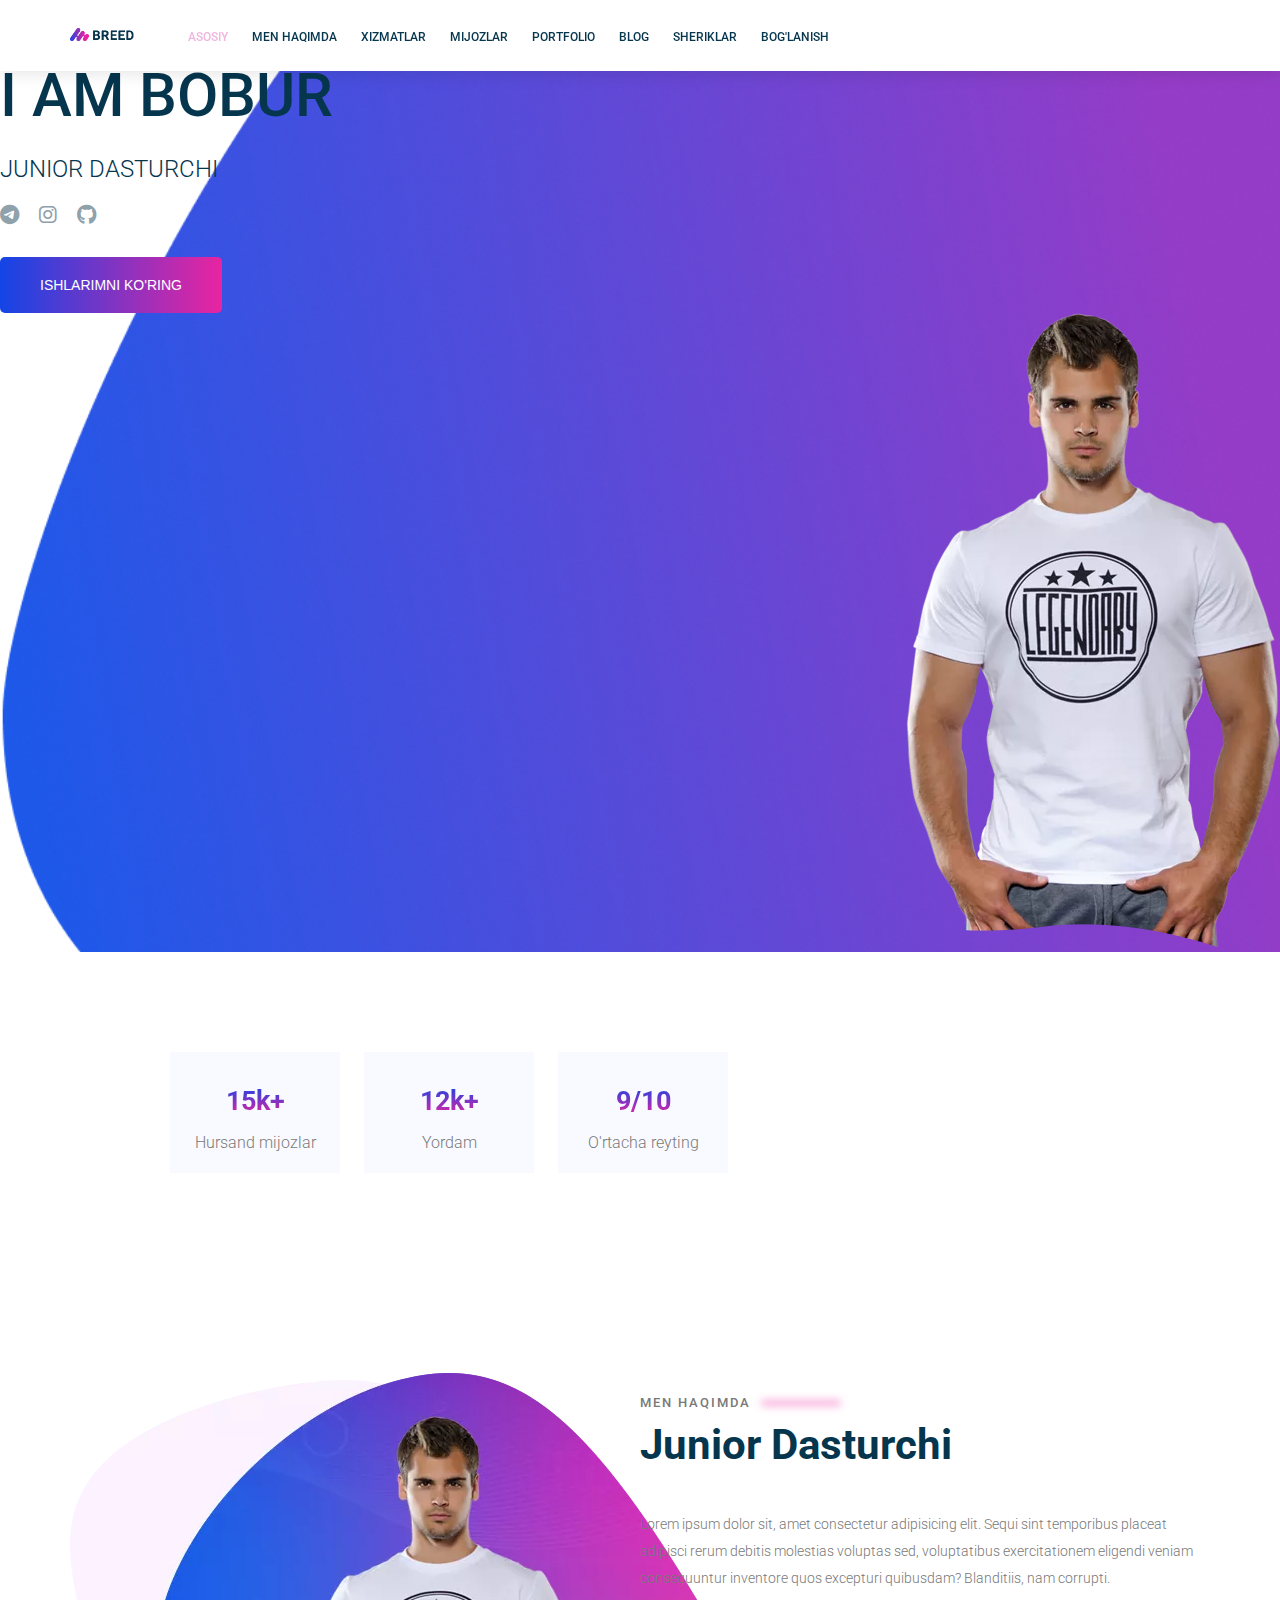
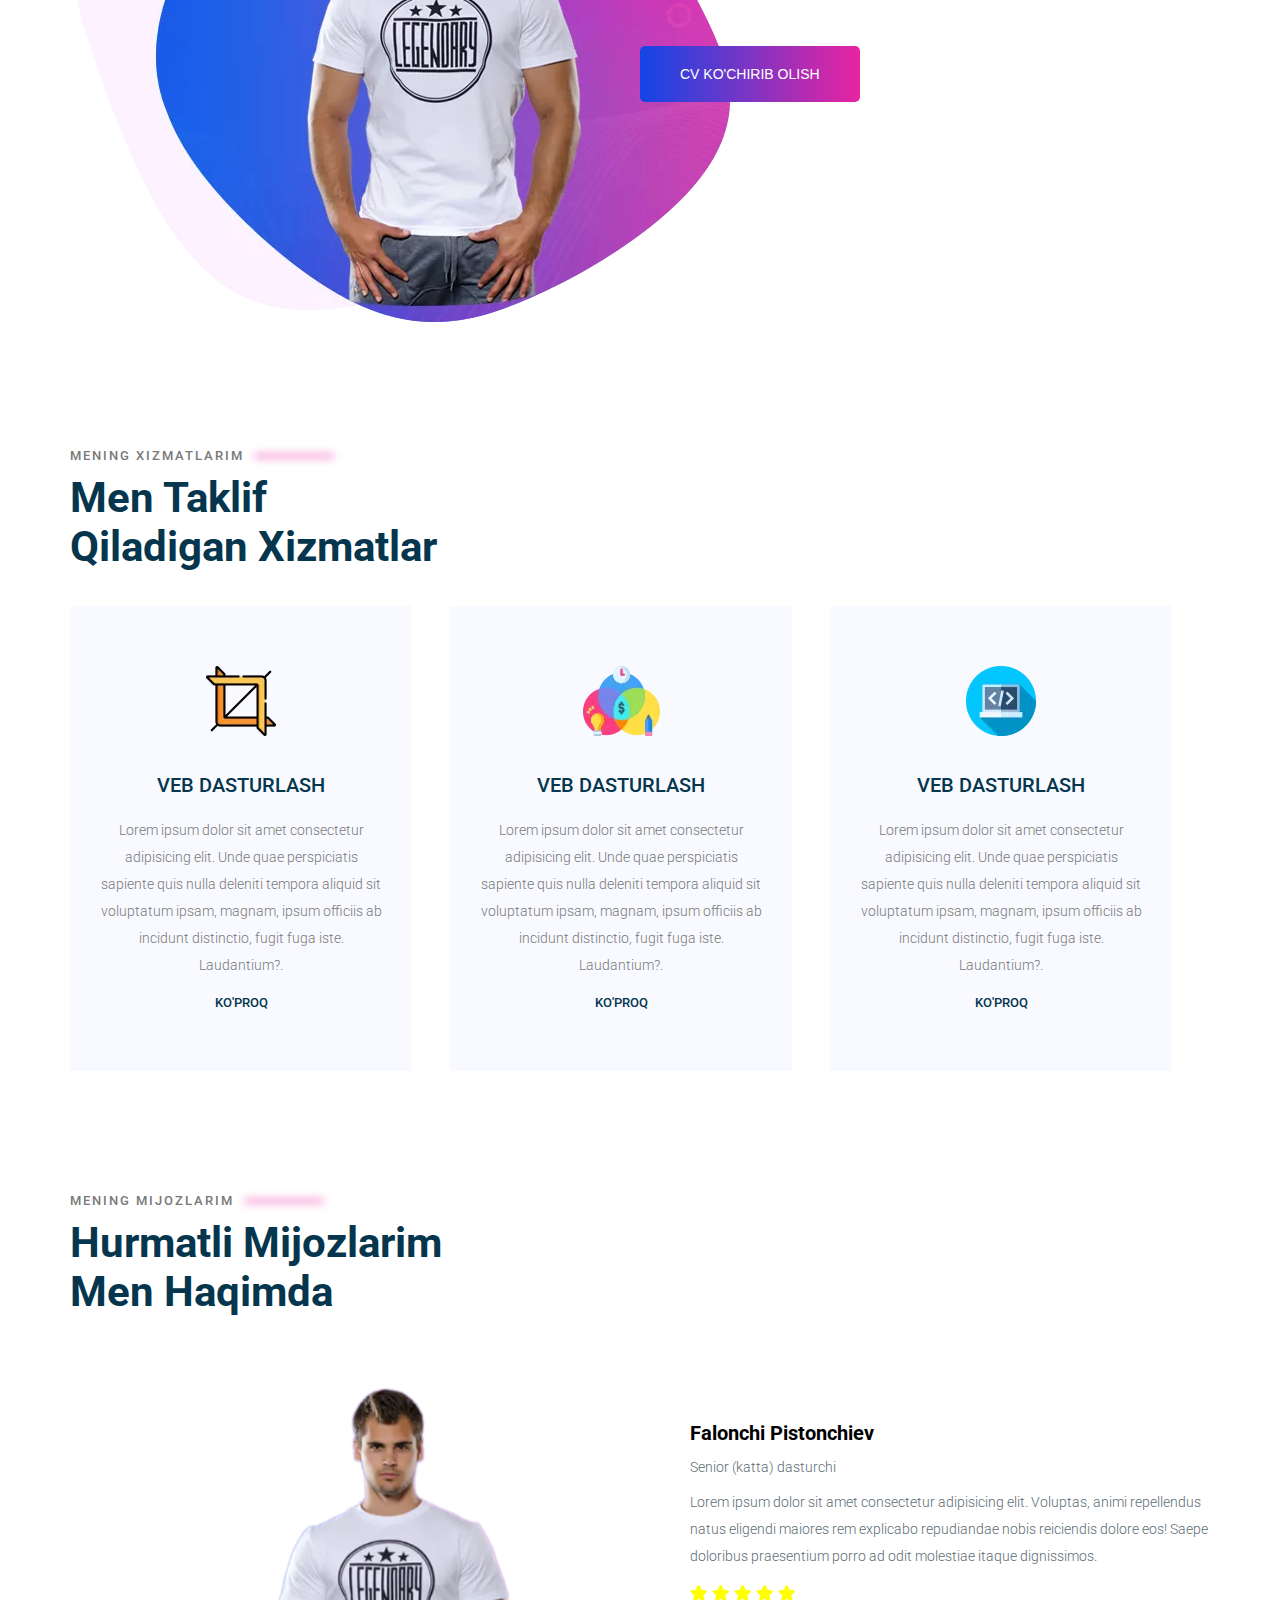
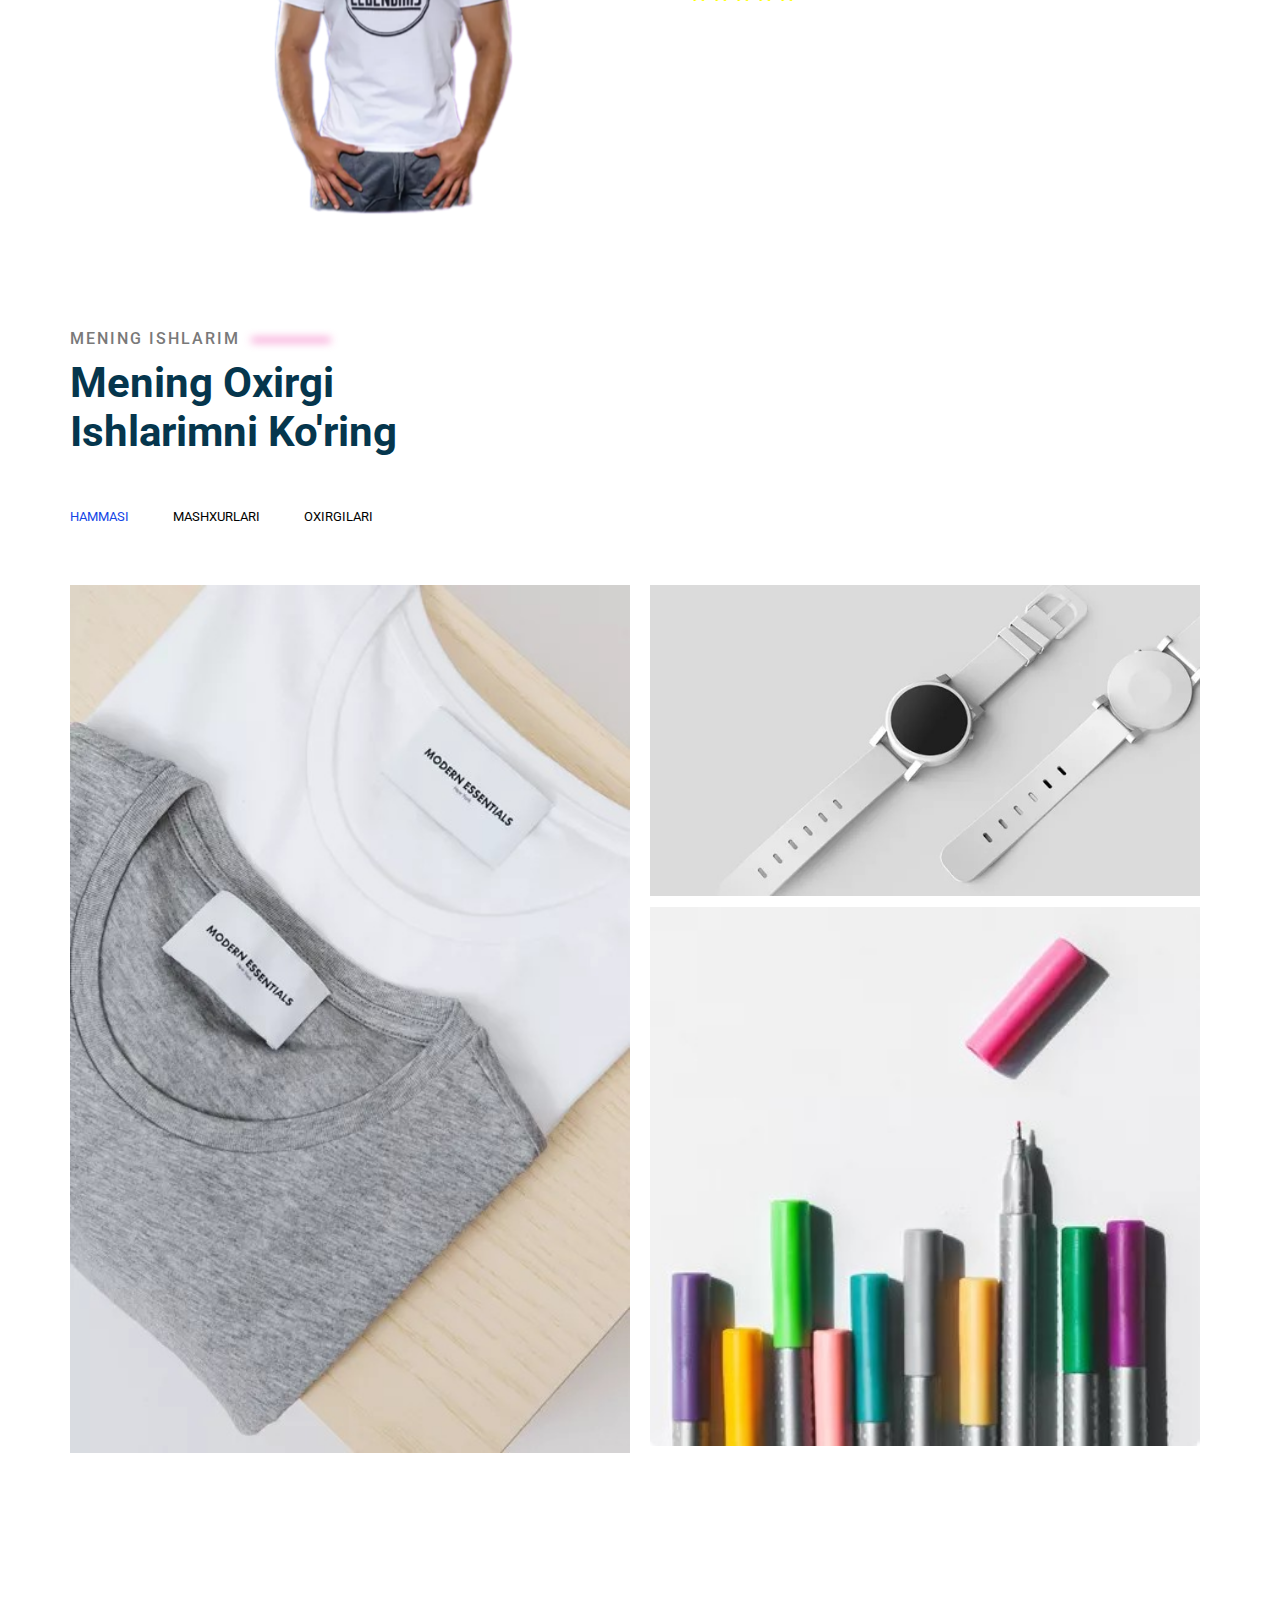
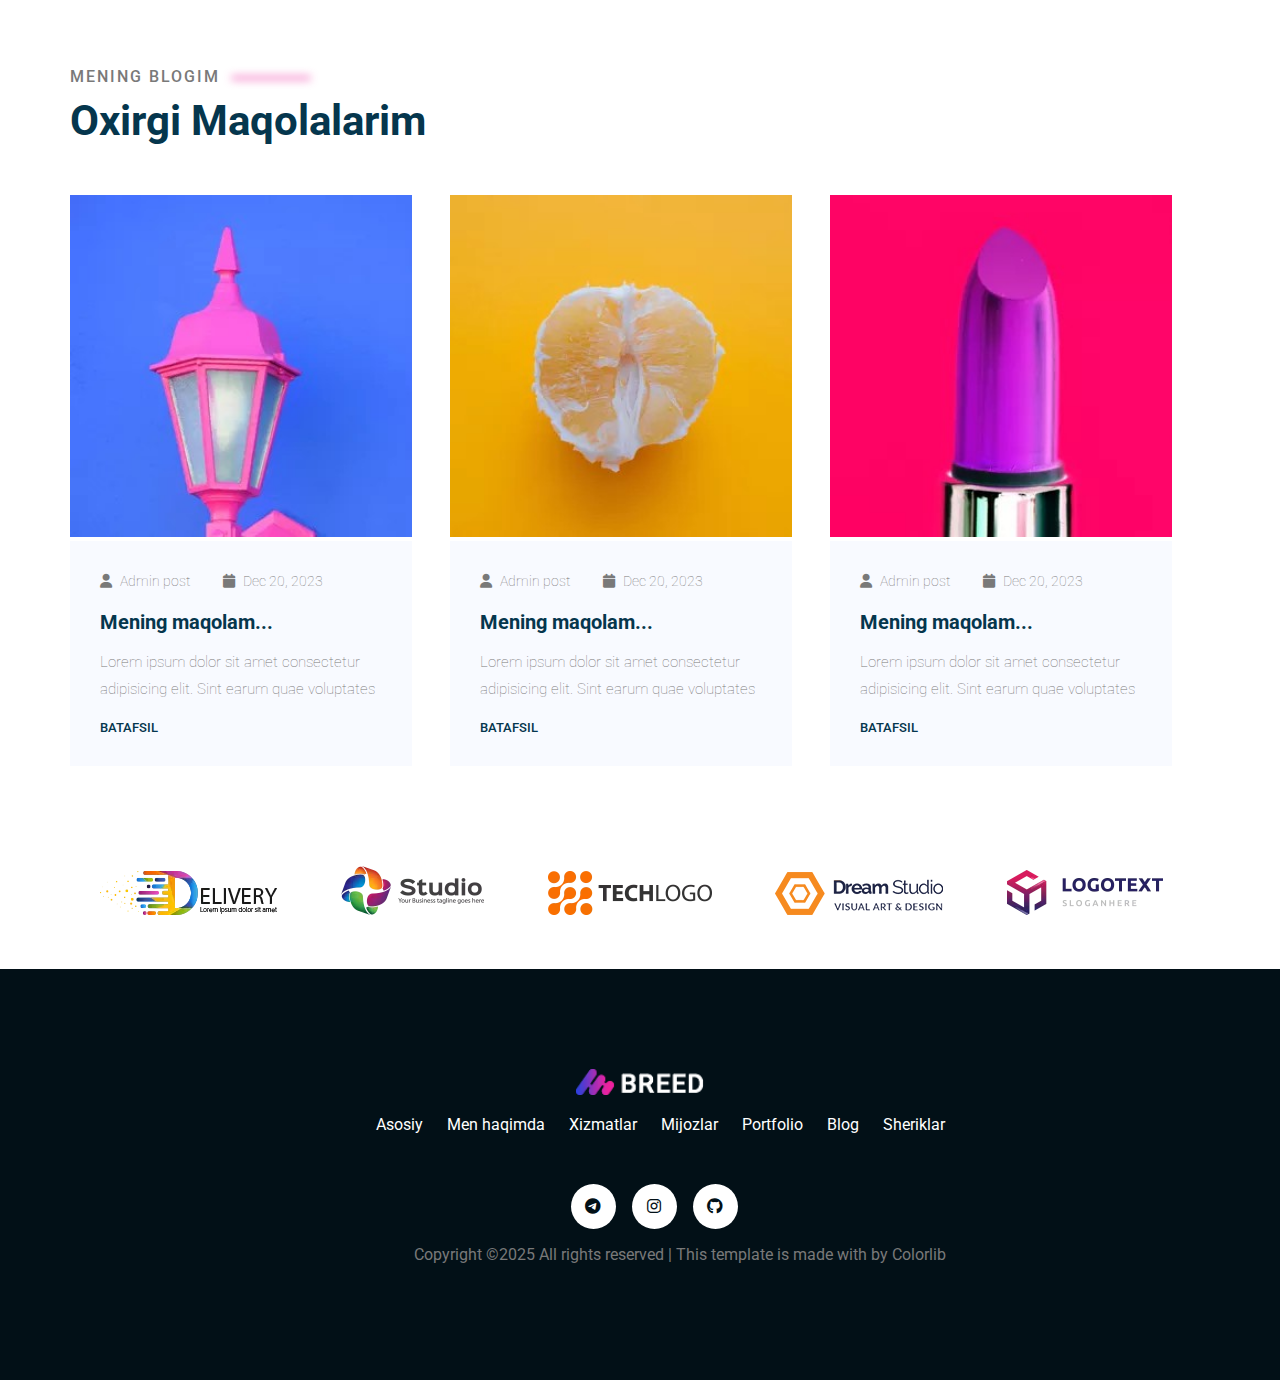
<file: index.html>
<!DOCTYPE html>
<html lang="uz">

<head>
    <meta charset="UTF-8">
    <meta name="viewport" content="width=device-width, initial-scale=1.0">
    <link rel="preconnect" href="https://fonts.googleapis.com">
    <link rel="preconnect" href="https://fonts.gstatic.com" crossorigin>
    <link href="https://fonts.googleapis.com/css2?family=Roboto:ital,wght@0,100..900;1,100..900&display=swap" rel="stylesheet">
    <title>Portfolio</title>
    <link rel="stylesheet" href="https://cdnjs.cloudflare.com/ajax/libs/font-awesome/6.7.2/css/all.min.css"
        integrity="sha512-Evv84Mr4kqVGRNSgIGL/F/aIDqQb7xQ2vcrdIwxfjThSH8CSR7PBEakCr51Ck+w+/U6swU2Im1vVX0SVk9ABhg=="
        crossorigin="anonymous" referrerpolicy="no-referrer" />
    <link rel="stylesheet" href="css/shared.css">
    <link rel="stylesheet" href="css/main.css">
</head>

<body>
    <!--Header section-->

    <header class="main-header">
        <div class="container">
            <div class="main-header__brand">
                <a href="index.html"></a>
                <img src="images/logo.png" alt="logo">
            </div>
            <nav class="main-navigation">
                <ul class="main-navigation__items">
                    <li class="main-navigation__item active">
                        <a href="index.html">Asosiy</a>
                    </li>
                    <li class="main-navigation__item">
                        <a href="#">Men haqimda</a>
                    </li>
                    <li class="main-navigation__item">
                        <a href="#">Xizmatlar</a>
                    </li>
                    <li class="main-navigation__item">
                        <a href="#">Mijozlar</a>
                    </li>
                    <li class="main-navigation__item">
                        <a href="#">Portfolio</a>
                    </li>
                    <li class="main-navigation__item">
                        <a href="#">Blog</a>
                    </li>
                    <li class="main-navigation__item">
                        <a href="#">Sheriklar</a>
                    </li>
                    <li class="main-navigation__item">
                        <a href="contact.html">Bog'lanish</a>
                    </li>
                </ul>
            </nav>
        </div>
    </header>

    <!-- /Header section-->

    <!--Main section-->
    <div class="container">
    </div>
    <div class="main-banner">
        <section id="main-section" class="main section">
            <div class="main-section__info">
                <h4 class="main-section__welcome to-uppercase"> Salom hammaga!</h4>
                <h1 class="main-section__introduction to-uppercase"> I am Bobur</h1>
                <h3 class="main-section__position to-uppercase"> Junior dasturchi</h3>
                <div class="main-section_social-networks">
                    <a href="t.me/shermatoff.bs">
                        <i class="fa-brands fa-telegram"></i>
                    </a>
                    <a href="https://instagram/shermatoff.bs">
                        <i class="fa-brands fa-instagram"></i>
                    </a>
                    <a href="https://github.com/Bobur-Sher">
                        <i class="fa-brands fa-github"></i>
                    </a>
                </div>
                <button type="button" class="button main-section__action to-uppercase"> Ishlarimni ko'ring</button>
            </div>
            <div class="main-section__image">
                <img src="images/me-image.png" alt="Me photo">
            </div>
        </section>
        <div class="clearfix"></div>
    </div>
    </div>
    <!-- /Main section-->

    <!--Statistics-->
    <div class="container">
        <section id="statistics" class="statistics">
            <div class="statistics__item">
                <h3 class="statistics__number">
                    15k+
                </h3>
                <p class="statistics__title">
                    Hursand mijozlar
                </p>
            </div>

            <div class="statistics__item">
                <h3 class="statistics__number">
                    12k+
                </h3>
                <p class="statistics__title">
                    Yordam
                </p>
            </div>

            <div class="statistics__item">
                <h3 class="statistics__number">
                    9/10
                </h3>
                <p class="statistics__title">
                    O'rtacha reyting
                </p>
            </div>

        </section>
    </div>

    <!--About me section-->
    <div class="container">
        <section id="about-me" class="about-me">
            <div class="about-me__image">
                <img src="images/about-me.png" alt="About-me image">
            </div>
            <div class="about-me__info">
                <h5 class="section-subtitle">
                    Men haqimda
                    <span class="blur-line"></span>
                </h5>
                <h3 class="section-title">
                    Junior dasturchi
                </h3>
                <p class="about-me__description">
                    Lorem ipsum dolor sit, amet consectetur adipisicing elit. Sequi sint temporibus placeat adipisci
                    rerum
                    debitis molestias voluptas sed, voluptatibus exercitationem eligendi veniam consequuntur inventore
                    quos
                    excepturi quibusdam? Blanditiis, nam corrupti.
                </p>
                <button type="button" class="button to-uppercase about-me__action">
                    CV ko'chirib olish
                </button>
            </div>
        </section>
        <div class="clearfix"></div>
    </div>
    <!-- /About me section-->

    <!--Services section-->
    <div class="container">
        <section id="services" class="services">
            <h5 class="section-subtitle">
                Mening xizmatlarim
                <span class="blur-line"></span>
            </h5>
            <h2 class="section-title">
                Men taklif <br>
                qiladigan xizmatlar
            </h2>
            <div class="services-cards">
                <div class="service-card">
                    <img class="service-card__icon" src="images/s1.png.webp" alt="Service 1">
                    <h5 class="service-card__title">Veb dasturlash</h5>
                    <p class="service-card__description">
                        Lorem ipsum dolor sit amet consectetur adipisicing elit. Unde quae perspiciatis sapiente quis
                        nulla deleniti tempora aliquid sit voluptatum ipsam, magnam, ipsum officiis ab incidunt
                        distinctio, fugit fuga iste. Laudantium?.
                    </p>
                    <a href="#" class="service-card__link">
                        Ko'proq
                    </a>
                </div>
                <div class="service-card">
                    <img class="service-card__icon" src="images/s2.png.webp" alt="Service 1">
                    <h5 class="service-card__title">Veb dasturlash</h5>
                    <p class="service-card__description">
                        Lorem ipsum dolor sit amet consectetur adipisicing elit. Unde quae perspiciatis sapiente quis
                        nulla deleniti tempora aliquid sit voluptatum ipsam, magnam, ipsum officiis ab incidunt
                        distinctio, fugit fuga iste. Laudantium?.
                    </p>
                    <a href="#" class="service-card__link">
                        Ko'proq
                    </a>
                </div>
                <div class="service-card">
                    <img class="service-card__icon" src="images/s3.png.webp" alt="Service 1">
                    <h5 class="service-card__title">Veb dasturlash</h5>
                    <p class="service-card__description">
                        Lorem ipsum dolor sit amet consectetur adipisicing elit. Unde quae perspiciatis sapiente quis
                        nulla deleniti tempora aliquid sit voluptatum ipsam, magnam, ipsum officiis ab incidunt
                        distinctio, fugit fuga iste. Laudantium?.
                    </p>
                    <a href="#" class="service-card__link">
                        Ko'proq
                    </a>
                </div>
            </div>
        </section>
    </div>
    <!-- /Services section-->

    <!--Clients section-->
    <div class="container">
        <section id="clients" class="clients">
            <h5 class="section-subtitle">
                Mening mijozlarim
                <span class="blur-line"></span>
            </h5>
            <h2 class="section-title">
                Hurmatli mijozlarim <br>
                men haqimda
            </h2>
            <div class="client-items">
                <div class="client-item">
                    <div class="client-item__image">
                        <img src="images/client1.png" alt="Client image">
                    </div>
                    <div class="client-item__info">
                        <h3 class="client-item__name">
                            Falonchi Pistonchiev
                        </h3>
                        <p class="client-item__position">
                            Senior (katta) dasturchi
                        </p>
                        <p class="client-item__review">
                            Lorem ipsum dolor sit amet consectetur adipisicing elit. Voluptas, animi repellendus natus
                            eligendi maiores rem explicabo repudiandae nobis reiciendis dolore eos! Saepe doloribus
                            praesentium porro ad odit molestiae itaque dignissimos.
                        </p>
                        <div class="client-item__rate">
                            <i class="fa-solid fa-star"></i>
                            <i class="fa-solid fa-star"></i>
                            <i class="fa-solid fa-star"></i>
                            <i class="fa-solid fa-star"></i>
                            <i class="fa-solid fa-star"></i>
                        </div>
                    </div>
                </div>
            </div>
        </section>
        <div class="clearfix"></div>
    </div>
    <!-- /Clients section-->

    <!--Portfolio-->
    <div class="container">
        <section id="portfolio" class="portfolio">
            <div class="section-subtitle">
                Mening ishlarim
                <span class="blur-line"></span>
            </div>
            <div class="section-title">
                Mening oxirgi <br>
                ishlarimni ko'ring
            </div>
            <ul class="portfolio-filters">
                <li class="active">
                    Hammasi
                </li>
                <li>
                    Mashxurlari
                </li>
                <li>
                    Oxirgilari
                </li>
            </ul>
            <div class="portfolio-items">
                <div class="portfolio-item portfolio-item-1">
                    <img src="images/portfolio-1.png" alt="Portfolio image 1" class="portfolio-item__image">
                    <div class="portfolio-item__overlay"></div>
                    <div class="portfolio-item__info">
                        <h4>
                            <a href="#">Portfolio Item 1</a>
                        </h4>
                        <p>Ishim haqida</p>
                    </div>
                </div>
                <div class="portfolio-item portfolio-item-2">
                    <img src="images/portfolio-2.png" alt="Portfolio image 2" class="portfolio-item__image">
                    <div class="portfolio-item__overlay"></div>
                    <div class="portfolio-item__info">
                        <h4>
                            <a href="#">Portfolio Item 2</a>
                        </h4>
                        <p>Ishim haqida</p>
                    </div>
                </div>
                <div class="portfolio-item portfolio-item-3">
                    <img src="images/portfolio-3.png" alt="Portfolio image 3" class="portfolio-item__image">
                    <div class="portfolio-item__overlay"></div>
                    <div class="portfolio-item__info">
                        <h4>
                            <a href="#">Portfolio Item 3</a>
                        </h4>
                        <p>Ishim haqida</p>
                    </div>
                </div>
            </div>
        </section>
    </div>
    <!-- /Portfolio-->

    <!--Blog section-->
    <div class="container">
        <section id="blog" class="blog">
            <div class="section-subtitle">
                Mening blogim
                <span class="blur-line"></span>
            </div>
            <div class="section-title">
                Oxirgi maqolalarim
            </div>
            <div class="blog-items">
                <div class="blog-item">
                    <div class="blog-item__image">
                        <img src="images/blog-1.png" alt="Blog 1 image">
                    </div>
                    <div class="blog-item__info">
                        <div class="blog-item__main-info">
                            <span class="blog-item__author">
                                <i class="fa fa-user"></i>
                                Admin post
                            </span>
                            <span class="blog-item__date">
                                <i class="fa fa-calendar"></i>
                                Dec 20, 2023
                            </span>
                        </div>
                        <h5 class="blog-item__title">
                            Mening maqolam...
                        </h5>
                        <p class="blog-item__description">
                            Lorem ipsum dolor sit amet consectetur adipisicing elit. Sint earum quae voluptates
                        </p>
                        <a class="blog-item__learn-more">
                            Batafsil
                        </a>
                    </div>
                </div>
                <div class="blog-item">
                    <div class="blog-item__image">
                        <img src="images/blog-2.png" alt="Blog 2 image">
                    </div>
                    <div class="blog-item__info">
                        <div class="blog-item__main-info">
                            <span class="blog-item__author">
                                <i class="fa fa-user"></i>
                                Admin post
                            </span>
                            <span class="blog-item__date">
                                <i class="fa fa-calendar"></i>
                                Dec 20, 2023
                            </span>
                        </div>
                        <h5 class="blog-item__title">
                            Mening maqolam...
                        </h5>
                        <p class="blog-item__description">
                            Lorem ipsum dolor sit amet consectetur adipisicing elit. Sint earum quae voluptates
                        </p>
                        <a class="blog-item__learn-more">
                            Batafsil
                        </a>
                    </div>
                </div>
                <div class="blog-item">
                    <div class="blog-item__image">
                        <img src="images/blog-3.png" alt="Blog 3 image">
                    </div>
                    <div class="blog-item__info">
                        <div class="blog-item__main-info">
                            <span class="blog-item__author">
                                <i class="fa fa-user"></i>
                                Admin post
                            </span>
                            <span class="blog-item__date">
                                <i class="fa fa-calendar"></i>
                                Dec 20, 2023
                            </span>
                        </div>
                        <h5 class="blog-item__title">
                            Mening maqolam...
                        </h5>
                        <p class="blog-item__description">
                            Lorem ipsum dolor sit amet consectetur adipisicing elit. Sint earum quae voluptates
                        </p>
                        <a class="blog-item__learn-more">
                            Batafsil
                        </a>
                    </div>
                </div>
            </div>
        </section>
    </div>
    <!-- /Blog section-->

    <!--Partners section-->
    <div class="container">
        <section id="partners" class="partners">
            <div class="partner">
                <img src="images/partner-1.png" alt="partner-1">
            </div>
            <div class="partner">
                <img src="images/partner-2.png" alt="partner-2">
            </div>
            <div class="partner">
                <img src="images/partner-3.png" alt="partner-3">
            </div>
            <div class="partner">
                <img src="images/partner-4.png" alt="partner-4">
            </div>
            <div class="partner">
                <img src="images/partner-5.png" alt="partner-5">
            </div>
        </section>
    </div>
    <!-- /Partners section-->

    <!--Footer section-->
    <footer class="footer">
        <div class="container">
            <div class="footer__brand">
                <img src="images/logo-white.png" alt="logo">
            </div>
            <nav class="footer__navigation">
                <ul class="footer__navigation-items">
                    <li class="footer__navigation-item">
                        <a href="#">Asosiy</a>
                    </li>
                    <li class="footer__navigation-item">
                        <a href="#">Men haqimda</a>
                    </li>
                    <li class="footer__navigation-item">
                        <a href="#">Xizmatlar</a>
                    </li>
                    <li class="footer__navigation-item">
                        <a href="#">Mijozlar</a>
                    </li>
                    <li class="footer__navigation-item">
                        <a href="#">Portfolio</a>
                    </li>
                    <li class="footer__navigation-item">
                        <a href="#">Blog</a>
                    </li>
                    <li class="footer__navigation-item">
                        <a href="#">Sheriklar</a>
                    </li>
                </ul>
            </nav>
            <ul class="footer__socials">
                <li class="footer__social">
                    <a href="#">
                        <i class="fab fa-telegram"></i>
                    </a>
                </li>
                <li class="footer__social">
                    <a href="#">
                        <i class="fab fa-instagram"></i>
                    </a>
                </li>
                <li class="footer__social">
                    <a href="#">
                        <i class="fab fa-github"></i>
                    </a>
                </li>
            <ul>
                <p class="footer__text">
                    Copyright ©2025 All rights reserved | This template is made with  by Colorlib
                </p>
        </div>

    </footer>
    <!-- /Footer section-->


</body>

</html>
</file>
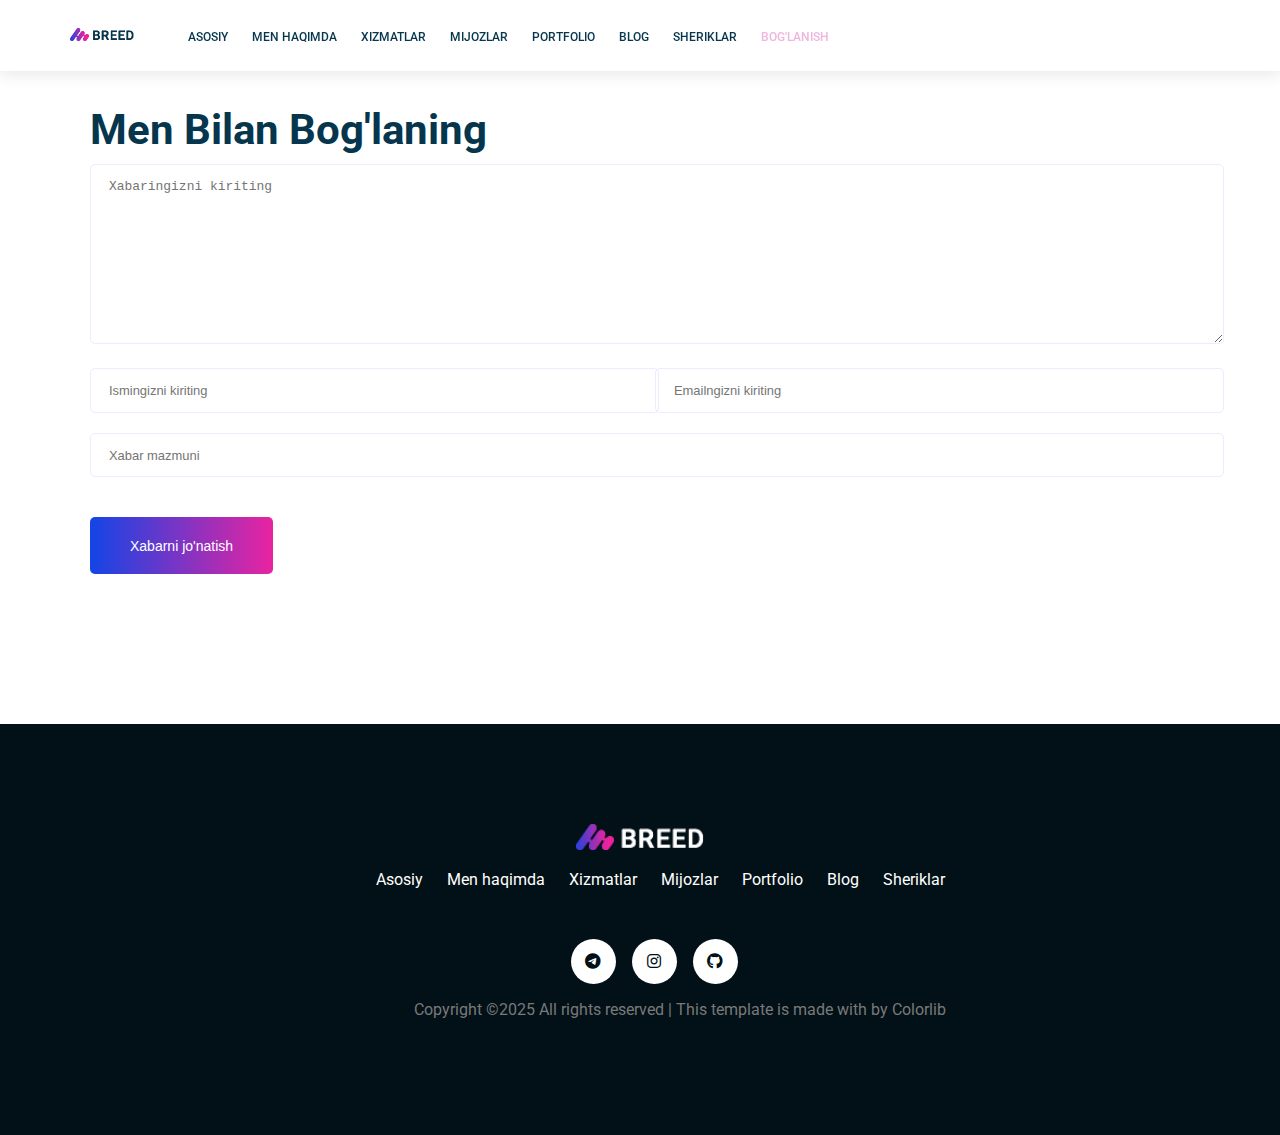
<file: contact.html>
<!DOCTYPE html>
<html lang="uz">

<head>
    <meta charset="UTF-8">
    <meta name="viewport" content="width=device-width, initial-scale=1.0">
    <link rel="preconnect" href="https://fonts.googleapis.com">
    <link rel="preconnect" href="https://fonts.gstatic.com" crossorigin>
    <link href="https://fonts.googleapis.com/css2?family=Roboto:ital,wght@0,100..900;1,100..900&display=swap" rel="stylesheet">
    <title>Portfolio - Bog'lanish</title>
    <link rel="stylesheet" href="https://cdnjs.cloudflare.com/ajax/libs/font-awesome/6.7.2/css/all.min.css"
        integrity="sha512-Evv84Mr4kqVGRNSgIGL/F/aIDqQb7xQ2vcrdIwxfjThSH8CSR7PBEakCr51Ck+w+/U6swU2Im1vVX0SVk9ABhg=="
        crossorigin="anonymous" referrerpolicy="no-referrer" />
    <link rel="stylesheet" href="css/shared.css">
    <link rel="stylesheet" href="css/contact.css">
</head>

<body>
    <!--Header section-->

    <header class="main-header">
        <div class="container">
            <div class="main-header__brand">
                <a href="index.html"></a>
                <img src="images/logo.png" alt="logo">
            </div>
            <nav class="main-navigation">
                <ul class="main-navigation__items">
                    <li class="main-navigation__item">
                        <a href="index.html">Asosiy</a>
                    </li>
                    <li class="main-navigation__item">
                        <a href="#">Men haqimda</a>
                    </li>
                    <li class="main-navigation__item">
                        <a href="#">Xizmatlar</a>
                    </li>
                    <li class="main-navigation__item">
                        <a href="#">Mijozlar</a>
                    </li>
                    <li class="main-navigation__item">
                        <a href="#">Portfolio</a>
                    </li>
                    <li class="main-navigation__item">
                        <a href="#">Blog</a>
                    </li>
                    <li class="main-navigation__item">
                        <a href="#">Sheriklar</a>
                    </li>
                    <li class="main-navigation__item active">
                        <a href="contact.html">Bog'lanish</a>
                    </li>
                </ul>
            </nav>
        </div>
    </header>

    <!-- /Header section-->

    <div class="container">
        <section class="contact">
            <div class="section-title">
                Men bilan bog'laning
            </div>
            <form action="/server.php" method="get">
                <textarea rows="10" placeholder="Xabaringizni kiriting" name="message" id="text"></textarea>
                <div class="half-row contact__firstname">
                    <input type="text" placeholder="Ismingizni kiriting" name="firstname">
                </div>
                <div class="half-row contact__email">
                    <input type="email" placeholder="Emailngizni kiriting" name="email" id="email">
                </div>
                <input type="text" placeholder="Xabar mazmuni" name="subject">
                <button class="button contact__send" type="submit">Xabarni jo'natish</button>
            </form>
        </section>
    </div>

    <!--Footer section-->
    <footer class="footer">
        <div class="container">
            <div class="footer__brand">
                <img src="images/logo-white.png" alt="logo">
            </div>
            <nav class="footer__navigation">
                <ul class="footer__navigation-items">
                    <li class="footer__navigation-item">
                        <a href="#">Asosiy</a>
                    </li>
                    <li class="footer__navigation-item">
                        <a href="#">Men haqimda</a>
                    </li>
                    <li class="footer__navigation-item">
                        <a href="#">Xizmatlar</a>
                    </li>
                    <li class="footer__navigation-item">
                        <a href="#">Mijozlar</a>
                    </li>
                    <li class="footer__navigation-item">
                        <a href="#">Portfolio</a>
                    </li>
                    <li class="footer__navigation-item">
                        <a href="#">Blog</a>
                    </li>
                    <li class="footer__navigation-item">
                        <a href="#">Sheriklar</a>
                    </li>
                </ul>
            </nav>
            <ul class="footer__socials">
                <li class="footer__social">
                    <a href="#">
                        <i class="fab fa-telegram"></i>
                    </a>
                </li>
                <li class="footer__social">
                    <a href="#">
                        <i class="fab fa-instagram"></i>
                    </a>
                </li>
                <li class="footer__social">
                    <a href="#">
                        <i class="fab fa-github"></i>
                    </a>
                </li>
            <ul>
                <p class="footer__text">
                    Copyright ©2025 All rights reserved | This template is made with  by Colorlib
                </p>
        </div>
    </footer>
    <!-- /Footer section-->


</body>

</html>
</file>
<file: css/shared.css>
@font-face {
    font-family: 'Roboto Condensed';
    src: url('RobotoCondensed-ExtraLight.eot');
    src: url('RobotoCondensed-ExtraLight.eot?#iefix') format('embedded-opentype'),
        url('RobotoCondensed-ExtraLight.woff2') format('woff2'),
        url('RobotoCondensed-ExtraLight.woff') format('woff'),
        url('RobotoCondensed-ExtraLight.ttf') format('truetype');
    font-weight: 200;
    font-style: normal;
    font-display: swap;
}

@font-face {
    font-family: 'Roboto Condensed';
    src: url('RobotoCondensed-ExtraBold.eot');
    src: url('RobotoCondensed-ExtraBold.eot?#iefix') format('embedded-opentype'),
        url('RobotoCondensed-ExtraBold.woff2') format('woff2'),
        url('RobotoCondensed-ExtraBold.woff') format('woff'),
        url('RobotoCondensed-ExtraBold.ttf') format('truetype');
    font-weight: bold;
    font-style: normal;
    font-display: swap;
}

@font-face {
    font-family: 'Roboto Condensed';
    src: url('RobotoCondensed-BoldItalic.eot');
    src: url('RobotoCondensed-BoldItalic.eot?#iefix') format('embedded-opentype'),
        url('RobotoCondensed-BoldItalic.woff2') format('woff2'),
        url('RobotoCondensed-BoldItalic.woff') format('woff'),
        url('RobotoCondensed-BoldItalic.ttf') format('truetype');
    font-weight: bold;
    font-style: italic;
    font-display: swap;
}

@font-face {
    font-family: 'Roboto Condensed';
    src: url('RobotoCondensed-BlackItalic.eot');
    src: url('RobotoCondensed-BlackItalic.eot?#iefix') format('embedded-opentype'),
        url('RobotoCondensed-BlackItalic.woff2') format('woff2'),
        url('RobotoCondensed-BlackItalic.woff') format('woff'),
        url('RobotoCondensed-BlackItalic.ttf') format('truetype');
    font-weight: 900;
    font-style: italic;
    font-display: swap;
}

@font-face {
    font-family: 'Roboto Condensed';
    src: url('RobotoCondensed-Bold.eot');
    src: url('RobotoCondensed-Bold.eot?#iefix') format('embedded-opentype'),
        url('RobotoCondensed-Bold.woff2') format('woff2'),
        url('RobotoCondensed-Bold.woff') format('woff'),
        url('RobotoCondensed-Bold.ttf') format('truetype');
    font-weight: bold;
    font-style: normal;
    font-display: swap;
}

@font-face {
    font-family: 'Roboto Condensed';
    src: url('RobotoCondensed-Black.eot');
    src: url('RobotoCondensed-Black.eot?#iefix') format('embedded-opentype'),
        url('RobotoCondensed-Black.woff2') format('woff2'),
        url('RobotoCondensed-Black.woff') format('woff'),
        url('RobotoCondensed-Black.ttf') format('truetype');
    font-weight: 900;
    font-style: normal;
    font-display: swap;
}

@font-face {
    font-family: 'Roboto Condensed';
    src: url('RobotoCondensed-ExtraBoldItalic.eot');
    src: url('RobotoCondensed-ExtraBoldItalic.eot?#iefix') format('embedded-opentype'),
        url('RobotoCondensed-ExtraBoldItalic.woff2') format('woff2'),
        url('RobotoCondensed-ExtraBoldItalic.woff') format('woff'),
        url('RobotoCondensed-ExtraBoldItalic.ttf') format('truetype');
    font-weight: bold;
    font-style: italic;
    font-display: swap;
}

@font-face {
    font-family: 'Roboto Condensed';
    src: url('RobotoCondensed-Medium.eot');
    src: url('RobotoCondensed-Medium.eot?#iefix') format('embedded-opentype'),
        url('RobotoCondensed-Medium.woff2') format('woff2'),
        url('RobotoCondensed-Medium.woff') format('woff'),
        url('RobotoCondensed-Medium.ttf') format('truetype');
    font-weight: 500;
    font-style: normal;
    font-display: swap;
}

@font-face {
    font-family: 'Roboto Condensed';
    src: url('RobotoCondensed-ExtraLightItalic.eot');
    src: url('RobotoCondensed-ExtraLightItalic.eot?#iefix') format('embedded-opentype'),
        url('RobotoCondensed-ExtraLightItalic.woff2') format('woff2'),
        url('RobotoCondensed-ExtraLightItalic.woff') format('woff'),
        url('RobotoCondensed-ExtraLightItalic.ttf') format('truetype');
    font-weight: 200;
    font-style: italic;
    font-display: swap;
}

@font-face {
    font-family: 'Roboto Condensed';
    src: url('RobotoCondensed-LightItalic.eot');
    src: url('RobotoCondensed-LightItalic.eot?#iefix') format('embedded-opentype'),
        url('RobotoCondensed-LightItalic.woff2') format('woff2'),
        url('RobotoCondensed-LightItalic.woff') format('woff'),
        url('RobotoCondensed-LightItalic.ttf') format('truetype');
    font-weight: 300;
    font-style: italic;
    font-display: swap;
}

@font-face {
    font-family: 'Roboto Condensed';
    src: url('RobotoCondensed-Light.eot');
    src: url('RobotoCondensed-Light.eot?#iefix') format('embedded-opentype'),
        url('RobotoCondensed-Light.woff2') format('woff2'),
        url('RobotoCondensed-Light.woff') format('woff'),
        url('RobotoCondensed-Light.ttf') format('truetype');
    font-weight: 300;
    font-style: normal;
    font-display: swap;
}

@font-face {
    font-family: 'Roboto Condensed';
    src: url('RobotoCondensed-Italic.eot');
    src: url('RobotoCondensed-Italic.eot?#iefix') format('embedded-opentype'),
        url('RobotoCondensed-Italic.woff2') format('woff2'),
        url('RobotoCondensed-Italic.woff') format('woff'),
        url('RobotoCondensed-Italic.ttf') format('truetype');
    font-weight: normal;
    font-style: italic;
    font-display: swap;
}

@font-face {
    font-family: 'Roboto Condensed';
    src: url('RobotoCondensed-MediumItalic.eot');
    src: url('RobotoCondensed-MediumItalic.eot?#iefix') format('embedded-opentype'),
        url('RobotoCondensed-MediumItalic.woff2') format('woff2'),
        url('RobotoCondensed-MediumItalic.woff') format('woff'),
        url('RobotoCondensed-MediumItalic.ttf') format('truetype');
    font-weight: 500;
    font-style: italic;
    font-display: swap;
}

@font-face {
    font-family: 'Roboto Condensed';
    src: url('RobotoCondensed-Thin.eot');
    src: url('RobotoCondensed-Thin.eot?#iefix') format('embedded-opentype'),
        url('RobotoCondensed-Thin.woff2') format('woff2'),
        url('RobotoCondensed-Thin.woff') format('woff'),
        url('RobotoCondensed-Thin.ttf') format('truetype');
    font-weight: 100;
    font-style: normal;
    font-display: swap;
}

@font-face {
    font-family: 'Roboto Condensed';
    src: url('RobotoCondensed-SemiBoldItalic.eot');
    src: url('RobotoCondensed-SemiBoldItalic.eot?#iefix') format('embedded-opentype'),
        url('RobotoCondensed-SemiBoldItalic.woff2') format('woff2'),
        url('RobotoCondensed-SemiBoldItalic.woff') format('woff'),
        url('RobotoCondensed-SemiBoldItalic.ttf') format('truetype');
    font-weight: 600;
    font-style: italic;
    font-display: swap;
}

@font-face {
    font-family: 'Roboto Condensed';
    src: url('RobotoCondensed-ThinItalic.eot');
    src: url('RobotoCondensed-ThinItalic.eot?#iefix') format('embedded-opentype'),
        url('RobotoCondensed-ThinItalic.woff2') format('woff2'),
        url('RobotoCondensed-ThinItalic.woff') format('woff'),
        url('RobotoCondensed-ThinItalic.ttf') format('truetype');
    font-weight: 100;
    font-style: italic;
    font-display: swap;
}

@font-face {
    font-family: 'Roboto SemiCondensed';
    src: url('RobotoSemiCondensed-Black.eot');
    src: url('RobotoSemiCondensed-Black.eot?#iefix') format('embedded-opentype'),
        url('RobotoSemiCondensed-Black.woff2') format('woff2'),
        url('RobotoSemiCondensed-Black.woff') format('woff'),
        url('RobotoSemiCondensed-Black.ttf') format('truetype');
    font-weight: 900;
    font-style: normal;
    font-display: swap;
}

@font-face {
    font-family: 'Roboto Condensed';
    src: url('RobotoCondensed-Regular.eot');
    src: url('RobotoCondensed-Regular.eot?#iefix') format('embedded-opentype'),
        url('RobotoCondensed-Regular.woff2') format('woff2'),
        url('RobotoCondensed-Regular.woff') format('woff'),
        url('RobotoCondensed-Regular.ttf') format('truetype');
    font-weight: normal;
    font-style: normal;
    font-display: swap;
}

@font-face {
    font-family: 'Roboto Condensed';
    src: url('RobotoCondensed-SemiBold.eot');
    src: url('RobotoCondensed-SemiBold.eot?#iefix') format('embedded-opentype'),
        url('RobotoCondensed-SemiBold.woff2') format('woff2'),
        url('RobotoCondensed-SemiBold.woff') format('woff'),
        url('RobotoCondensed-SemiBold.ttf') format('truetype');
    font-weight: 600;
    font-style: normal;
    font-display: swap;
}

@font-face {
    font-family: 'Roboto SemiCondensed';
    src: url('RobotoSemiCondensed-BoldItalic.eot');
    src: url('RobotoSemiCondensed-BoldItalic.eot?#iefix') format('embedded-opentype'),
        url('RobotoSemiCondensed-BoldItalic.woff2') format('woff2'),
        url('RobotoSemiCondensed-BoldItalic.woff') format('woff'),
        url('RobotoSemiCondensed-BoldItalic.ttf') format('truetype');
    font-weight: bold;
    font-style: italic;
    font-display: swap;
}

@font-face {
    font-family: 'Roboto SemiCondensed';
    src: url('RobotoSemiCondensed-ExtraBold.eot');
    src: url('RobotoSemiCondensed-ExtraBold.eot?#iefix') format('embedded-opentype'),
        url('RobotoSemiCondensed-ExtraBold.woff2') format('woff2'),
        url('RobotoSemiCondensed-ExtraBold.woff') format('woff'),
        url('RobotoSemiCondensed-ExtraBold.ttf') format('truetype');
    font-weight: bold;
    font-style: normal;
    font-display: swap;
}

@font-face {
    font-family: 'Roboto SemiCondensed';
    src: url('RobotoSemiCondensed-Bold.eot');
    src: url('RobotoSemiCondensed-Bold.eot?#iefix') format('embedded-opentype'),
        url('RobotoSemiCondensed-Bold.woff2') format('woff2'),
        url('RobotoSemiCondensed-Bold.woff') format('woff'),
        url('RobotoSemiCondensed-Bold.ttf') format('truetype');
    font-weight: bold;
    font-style: normal;
    font-display: swap;
}

@font-face {
    font-family: 'Roboto SemiCondensed';
    src: url('RobotoSemiCondensed-ExtraBoldItalic.eot');
    src: url('RobotoSemiCondensed-ExtraBoldItalic.eot?#iefix') format('embedded-opentype'),
        url('RobotoSemiCondensed-ExtraBoldItalic.woff2') format('woff2'),
        url('RobotoSemiCondensed-ExtraBoldItalic.woff') format('woff'),
        url('RobotoSemiCondensed-ExtraBoldItalic.ttf') format('truetype');
    font-weight: bold;
    font-style: italic;
    font-display: swap;
}

@font-face {
    font-family: 'Roboto SemiCondensed';
    src: url('RobotoSemiCondensed-ExtraLight.eot');
    src: url('RobotoSemiCondensed-ExtraLight.eot?#iefix') format('embedded-opentype'),
        url('RobotoSemiCondensed-ExtraLight.woff2') format('woff2'),
        url('RobotoSemiCondensed-ExtraLight.woff') format('woff'),
        url('RobotoSemiCondensed-ExtraLight.ttf') format('truetype');
    font-weight: 200;
    font-style: normal;
    font-display: swap;
}

@font-face {
    font-family: 'Roboto SemiCondensed';
    src: url('RobotoSemiCondensed-BlackItalic.eot');
    src: url('RobotoSemiCondensed-BlackItalic.eot?#iefix') format('embedded-opentype'),
        url('RobotoSemiCondensed-BlackItalic.woff2') format('woff2'),
        url('RobotoSemiCondensed-BlackItalic.woff') format('woff'),
        url('RobotoSemiCondensed-BlackItalic.ttf') format('truetype');
    font-weight: 900;
    font-style: italic;
    font-display: swap;
}

@font-face {
    font-family: 'Roboto SemiCondensed';
    src: url('RobotoSemiCondensed-Medium.eot');
    src: url('RobotoSemiCondensed-Medium.eot?#iefix') format('embedded-opentype'),
        url('RobotoSemiCondensed-Medium.woff2') format('woff2'),
        url('RobotoSemiCondensed-Medium.woff') format('woff'),
        url('RobotoSemiCondensed-Medium.ttf') format('truetype');
    font-weight: 500;
    font-style: normal;
    font-display: swap;
}

@font-face {
    font-family: 'Roboto SemiCondensed';
    src: url('RobotoSemiCondensed-Light.eot');
    src: url('RobotoSemiCondensed-Light.eot?#iefix') format('embedded-opentype'),
        url('RobotoSemiCondensed-Light.woff2') format('woff2'),
        url('RobotoSemiCondensed-Light.woff') format('woff'),
        url('RobotoSemiCondensed-Light.ttf') format('truetype');
    font-weight: 300;
    font-style: normal;
    font-display: swap;
}

@font-face {
    font-family: 'Roboto SemiCondensed';
    src: url('RobotoSemiCondensed-ExtraLightItalic.eot');
    src: url('RobotoSemiCondensed-ExtraLightItalic.eot?#iefix') format('embedded-opentype'),
        url('RobotoSemiCondensed-ExtraLightItalic.woff2') format('woff2'),
        url('RobotoSemiCondensed-ExtraLightItalic.woff') format('woff'),
        url('RobotoSemiCondensed-ExtraLightItalic.ttf') format('truetype');
    font-weight: 200;
    font-style: italic;
    font-display: swap;
}

@font-face {
    font-family: 'Roboto SemiCondensed';
    src: url('RobotoSemiCondensed-LightItalic.eot');
    src: url('RobotoSemiCondensed-LightItalic.eot?#iefix') format('embedded-opentype'),
        url('RobotoSemiCondensed-LightItalic.woff2') format('woff2'),
        url('RobotoSemiCondensed-LightItalic.woff') format('woff'),
        url('RobotoSemiCondensed-LightItalic.ttf') format('truetype');
    font-weight: 300;
    font-style: italic;
    font-display: swap;
}

@font-face {
    font-family: 'Roboto SemiCondensed';
    src: url('RobotoSemiCondensed-Italic.eot');
    src: url('RobotoSemiCondensed-Italic.eot?#iefix') format('embedded-opentype'),
        url('RobotoSemiCondensed-Italic.woff2') format('woff2'),
        url('RobotoSemiCondensed-Italic.woff') format('woff'),
        url('RobotoSemiCondensed-Italic.ttf') format('truetype');
    font-weight: normal;
    font-style: italic;
    font-display: swap;
}

/* Core styles*/
body {
    margin: 0;
    font-family: Roboto, sans-serif;
}

.container {
    width: 1140px;
    margin: 0 auto;
}

.to-uppercase {
    text-transform: uppercase;
}

.clearfix {
    clear: both;
}

.section-subtitle {
    letter-spacing: 2px;
    font-weight: 500;
    margin-bottom: 0.625rem;
    color: #797979;
    text-transform: uppercase;
}

.section-title {
    margin-top: 5px;
    font-size: 42px;
    font-weight: 700;
    text-transform: capitalize;
    color: #05364d;
}

.button {
    border: none;
    background: linear-gradient(to right, #1345e6 0%, #ed239f 51%, #1345e6 100%);
    background-size: 200% auto;
    color: #ffffff;
    font-weight: 500;
    font-size: 14px;
    padding: 1.26rem 2.5rem;
    cursor: pointer;
    border-radius: 5px;
}

.button:hover {
    background-position: right center;
}

.blur-line {
    display: inline-block;
    position: relative;
    top: -2px;
    margin-left: 0.32rem;
    width: 80px;
    height: 4px;
    background-color: rgba(237,35, 159, 0.6);
    filter: blur(4px);
    border-radius: 4px;
}

/* Main header styles*/

.main-header {
    position: fixed;
    top: 0;
    left: 0;
    width: 100%;
    background-color: white;
    box-shadow: 0px 3px 16px 0px rgb(0 0 0 / 10%);
    z-index: 10;
}

.main-header__brand {
    display: inline-block;
    vertical-align: middle;
}

.main-header__brand img {
    width: 64px;
}

.main-navigation {
    display: inline-block;
    vertical-align: middle;
}

.main-navigation__item {
    display: inline-block;
    padding: 0.625rem;
}

.main-navigation__item a {
    color: #05364d;
    text-decoration: none;
    text-transform: uppercase;
    font-size: 0.75rem;
    font-weight: 500;
}

.main-navigation__item a:hover {
    color: #efb6df;
}

.main-navigation__item.active a {
    color: #efb6df;
}

/* Footer section styles */
.footer {
    padding: 100px 0;
    margin-top: 50px;
    background-color: #021017;
    text-align: center;
}

.footer__brand img {
    width: 128px;
}

.footer__navigation-items {
    margin-bottom: 50px;
}

.footer__navigation-item {
    display: inline-block;
    padding: 0 10px;
}

.footer__navigation-item a {
    color: white;
    text-decoration: none;
}

.footer__social:hover {
    background: linear-gradient(90deg, #1345e6 0%, #ed239f 100%);
}

.footer__social:hover i {
    color: white;
}

.footer__social {
    display: inline-block;
    width: 45px;
    height: 45px;
    line-height: 45px;
    text-align: center;
    background: #ffffff;
    border-radius: 36px;
    color: #05364d;
    font-size: 1rem;
    margin-right: 12px;
}

.footer__social a {
    color: #021017;
}

.footer__text {
    color: #797979;
}

@media only screen and (max-width: 991px) {
    .container {
        width: 90%;
    }

    /* Navigation menu */
    .main-navigation {
        display: none;
    }

        /* Footer */
    .footer__navigation {
        display: none;
    }
}

 

@media only screen and (max-width: 767px) {
    .container {
        width: 92%;
    }

}
</file>
<file: css/main.css>
/* Main section */
.main-banner {
    background: url(../images/main-banner.png) no-repeat top center;
    background-position: center;
    background-size: cover;
    min-height: 890px;
}

.main-section {
    padding: 7.5rem 1.87rem;
}

.main-section>div {
    width: 50%;
    float: left;
}

.main-section__image {
    text-align: right;
}

.main-section__welcome {
    font-size: 1rem;
    font-weight: 400;
    margin-bottom: 1.25rem;
    letter-spacing: 2px;
    color: #797979;
}

.main-section__introduction {
    margin-top: 1.25rem;
    font-size: 3.75rem;
    font-weight: 500;
    margin-bottom: 1.25rem;
    color: #05364E;
}

.main-section__position {
    color: #05364E;
    font-size: 1.5rem;
    font-weight: 300;
    margin-bottom: 1.25rem;
}

.main-section_social-networks a {
    color: #8fa1aa;
    font-size: 1.25rem;
    display: inline-block;
    margin-right: 1rem;
    cursor: pointer;
}

.main-section_social-networks a:hover {
    color: #1C44E4;
}

.main-section__action {
    margin-top: 1.87rem;
}

/* Statistics section */
.statistics {
    padding: 6.25rem;
}
.statistics__item {
    display: inline-block;
    width: 150px;
    background-color: #f8faff;
    text-align: center;
    padding: 0.32rem 0.625rem;
    margin-right: 1.25rem;
}

.statistics__number {
    font-size: 1.69rem;
    margin-bottom: 0.32rem;
    color: #1C44E4;
    background: linear-gradient(#05364d, #1345e6 0%, #ed239f 100%);
    -webkit-background-clip: text;
    -webkit-text-fill-color: transparent;
}

.statistics__title {
    font-size: 1rem;
    color: #797979;
    font-weight: 300;
}

/* About me section */
.about-me {
    padding: 6.25rem 0;
}

.about-me>div {
    width: 50%;
    float: left;
}

.about-me__image {
    width: 90%;
}

.about-me__description {
    font-size: 0.87rem;
    font-weight: 300;
    color: #797979;
    line-height: 1.69rem;
}

.about-me__action {
    margin-top: 2.5rem;
}

/* Services section style */
.services {
    padding-top: 6.25rem;
}

.service-card {
    display: inline-block;
    width: 30%;
    padding: 3.75rem 1.87rem;
    background-color: #f8faff;
    margin-right: 3%;
    text-align: center;
    box-sizing: border-box;
}

.service-card__title {
    color: #05364d;
    font-size: 1.25rem;
    font-weight: 500;
    margin-bottom: 1.25rem;
    text-transform: uppercase;
}

.service-card__description {
    font-size: 0.87rem;
    line-height: 1.68rem;
    font-weight: 300;
    color: #797979;
}

.service-card__link {
    font-size: 0.81rem;
    font-weight: 500;
    text-transform: uppercase;
    color: #05364d;
    text-decoration: none;
}

.service-card:hover {
    background-color: #5f30ff;
}

.service-card:hover .service-card__title,
.service-card:hover .service-card__description,
.service-card:hover .service-card__link {
    color: #ffffff;
}

/*Clients section style */
.clients {
    padding-top: 6.25rem;
}

.client-item>div {
    width: 50%;
    float: left;
    box-sizing: border-box;
}

.client-item__image img {
    width: 100%;
}

.client-item__info {
    padding-top: 3.12rem;
    padding-left: 3.12rem;
}

.client-item__name {
    font-size: 1.25rem;
    margin-bottom: 0.25rem;
}

.client-item__position {
    font-size: 0.87rem;
    font-weight: 300;
    color: #5d6d75;
}

.client-item__review {
    font-size: 0.87rem;
    line-height: 1.68rem;
    font-weight: 300;
    color: #5d6d75;
}

.client-item__rate {
    color: #ffff00
}

.client-item__rate .disabled {
    color: #aeb9be;
}

/* Portfolio section style */
.portfolio {
    padding: 6.25rem 0;
}

.portfolio-filters {
    list-style: none;
    padding-left: 0;
    margin-top: 3.125rem;
}

.portfolio-filters li {
    display: inline-block;
    margin-right: 2.5rem;
    font-size: 0.81rem;
    font-weight: 400;
    text-transform: uppercase;
    cursor: pointer;
}

.portfolio-filters li:hover,
.portfolio-filters li.active {
    color: #1345e6;
}

.portfolio-items {
    position: relative;
    margin-top: 3.125rem;
}

.portfolio-item {
    position: relative;
    display: inline-block;
    cursor: pointer;
    width: 50%;
    padding: 0.625rem;
    box-sizing: border-box;
}

.portfolio-item-1 {
    padding-left: 0;
}

.portfolio-item-2 {
    position: absolute;
    top: 0;
    right: 0;
}

.portfolio-item-3 {
    position: absolute;
    top: 322px;
    right: 0;
}

.portfolio-item__image {
    width: 100%;
}

.portfolio-item__overlay {
    position: absolute;
    left: 0;
    top: 0;
    height: 100%;
    width: 100%;
    background: rgba(19,69,230,0.9);
    visibility: hidden;
    z-index: 1;
}

.portfolio-item__info {
    position: absolute;
    bottom: 44px;
    left: 80px;
    color: #ffffff;
    visibility: hidden;
    z-index: 1;
}

.portfolio-item__info a {
    color: #ffffff;
    text-decoration: none;
}

.portfolio-item:hover .portfolio-item__overlay {
    visibility: visible;
    top: 20px;
    left: 20px;
}

.portfolio-item:hover .portfolio-item__info {
    visibility: visible;
    bottom: 24px;
    left: 60px;
}

/* Blog section style */
.blog {
    padding-top: 6.25rem;
}

.blog-items {
    margin-top: 3.125rem;
}

.blog-item {
    display: inline-block;
    width: 30%;
    margin-right: 3%;
    box-sizing: border-box;
}

.blog-item:hover {
    box-shadow: 0px 10 px 20px rgb(5, 54, 77 / 10%);
}

.blog-item:hover .blog-item__info {
    background-color: white;
}

.blog-item__image img {
    width: 100%;
}

.blog-item__info {
    background-color: #f8faff;
    padding: 1.87rem;
    color: #797979;
}

.blog-item__main-info span {
    font-size: 0.87rem;
    margin-right: 1.87rem;
    font-weight: lighter;
}

.blog-item__info i {
    margin-right: 0.31rem;
}

.blog-item__title {
    font-size: 1.25rem;
    margin-top: 1.25rem;
    margin-bottom: 0.94rem ;
    color: #05364d;
    font-weight: 700;
}

.blog-item__description {
    line-height: 1.68rem;
    font-weight: lighter;
    font-size: 0.94rem;
}

.blog-item__learn-more {
    font-size: 0.81rem;
    font-weight: 500;
    text-transform: uppercase;
    color: #05364d;
    cursor: pointer;
}

.blog-item__learn-more:hover {
    color: #ed239f;
}

/* Partners section style */
.partners {
    padding-top: 6.25rem;
}

.partner {
    display: inline-block;
    padding: 0 1.87rem;
}

@media only screen and (max-width: 991px) {
    /* Main section */
    .main-section__image {
        display: none;
    }

    .main-section>div {
        width: 100%;
    }

    /* Statistics */
    .statistics {
        padding-top: 1rem;
        text-align: center;
    }

    /* About me */
    .about-me {
        padding: 1.5rem 0;
    }
    .about-me > div {
        width: 100%;
    }
    .about-me__image img {
        display: none;
    }

    /* Services */
    .services {
        padding: 1.5rem 0;
    }

    .service-card {
        width: 45%;
        margin-bottom: 20px;
    }

    /* Clients */
    .clients {
        padding: 1.5rem 0;
    }
    .client-item > div {
        width: 100%;
        float: none;
    }

    /* Blog */
    .blog {
        padding: 1.5rem 0;
    }

    .blog-item {
        width: 45%;
        margin-bottom: 20px;
    }

    /* Partners */
    .partners {
        padding: 1.5rem 0;
    }

    .partner {
        display: block;
        padding: 0;
        text-align: center;
        margin-bottom: 10px;
    }
}

@media only screen and (max-width: 767px) {
    /* Main section */
    .main-banner {
        background: none;
        min-height: auto;
    }
    
    .main-section__action {
        display: none;
    }

    .main-section__introduction {
        font-size: 3rem;
    }

    /* Statistics section */
    .statistics__item {
        width: 100%;
        margin-bottom: 20px;
        margin-right: 0;
        box-sizing: border-box;
    }

    /* Services section */
    .services {
        padding: 1.5rem 0;
    }
    .service-card {
        width: 100%;
        margin-right: 0;
        margin-bottom: 20px;
    }

    /* Portfolio */
    .portfolio {
        padding: 1.5rem 0;
    }

    .portfolio-item {
        width: 100%;
    }

    .portfolio-item-1,
    .portfolio-item-2,
    .portfolio-item-3, {
        position: static;
    }

    /* Blog */
    .blog-item {
        width: 100%;
        margin-right: 0;
        margin-bottom: 20px;
    }
}
</file>
<file: css/contact.css>
.contact {
    padding: 6.25rem 1.25rem;
}

textarea, input {
    width: 100%;
    padding: 0.87rem;
    margin-top: 0.625rem;
    margin-bottom: 0.625rem;
    border: 1px solid #f0e9ff;
    border-radius: 5px;
    padding-left: 1.12rem;
    font-size: 0.81rem;
    background: transparent;
    color: #495057;
}

textarea:focus,
input:focus {
    outline: 0;
    box-shadow: none;
}

.half-row {
    width: 50%;
    float: left;
    box-sizing: border-box;
}

.contact__firstname {
    padding-right: 0.94rem;
}

.contact__email {
    padding-left: 0.94rem;
}

.contact__send {
    margin-top: 1.87rem;
}

@media only screen and (max-width: 991px) {
    .half-row {
        width: 100%;
    }

    .contact__firstname,
    .contact__email {
        padding: 0;
    }
}
</file>
